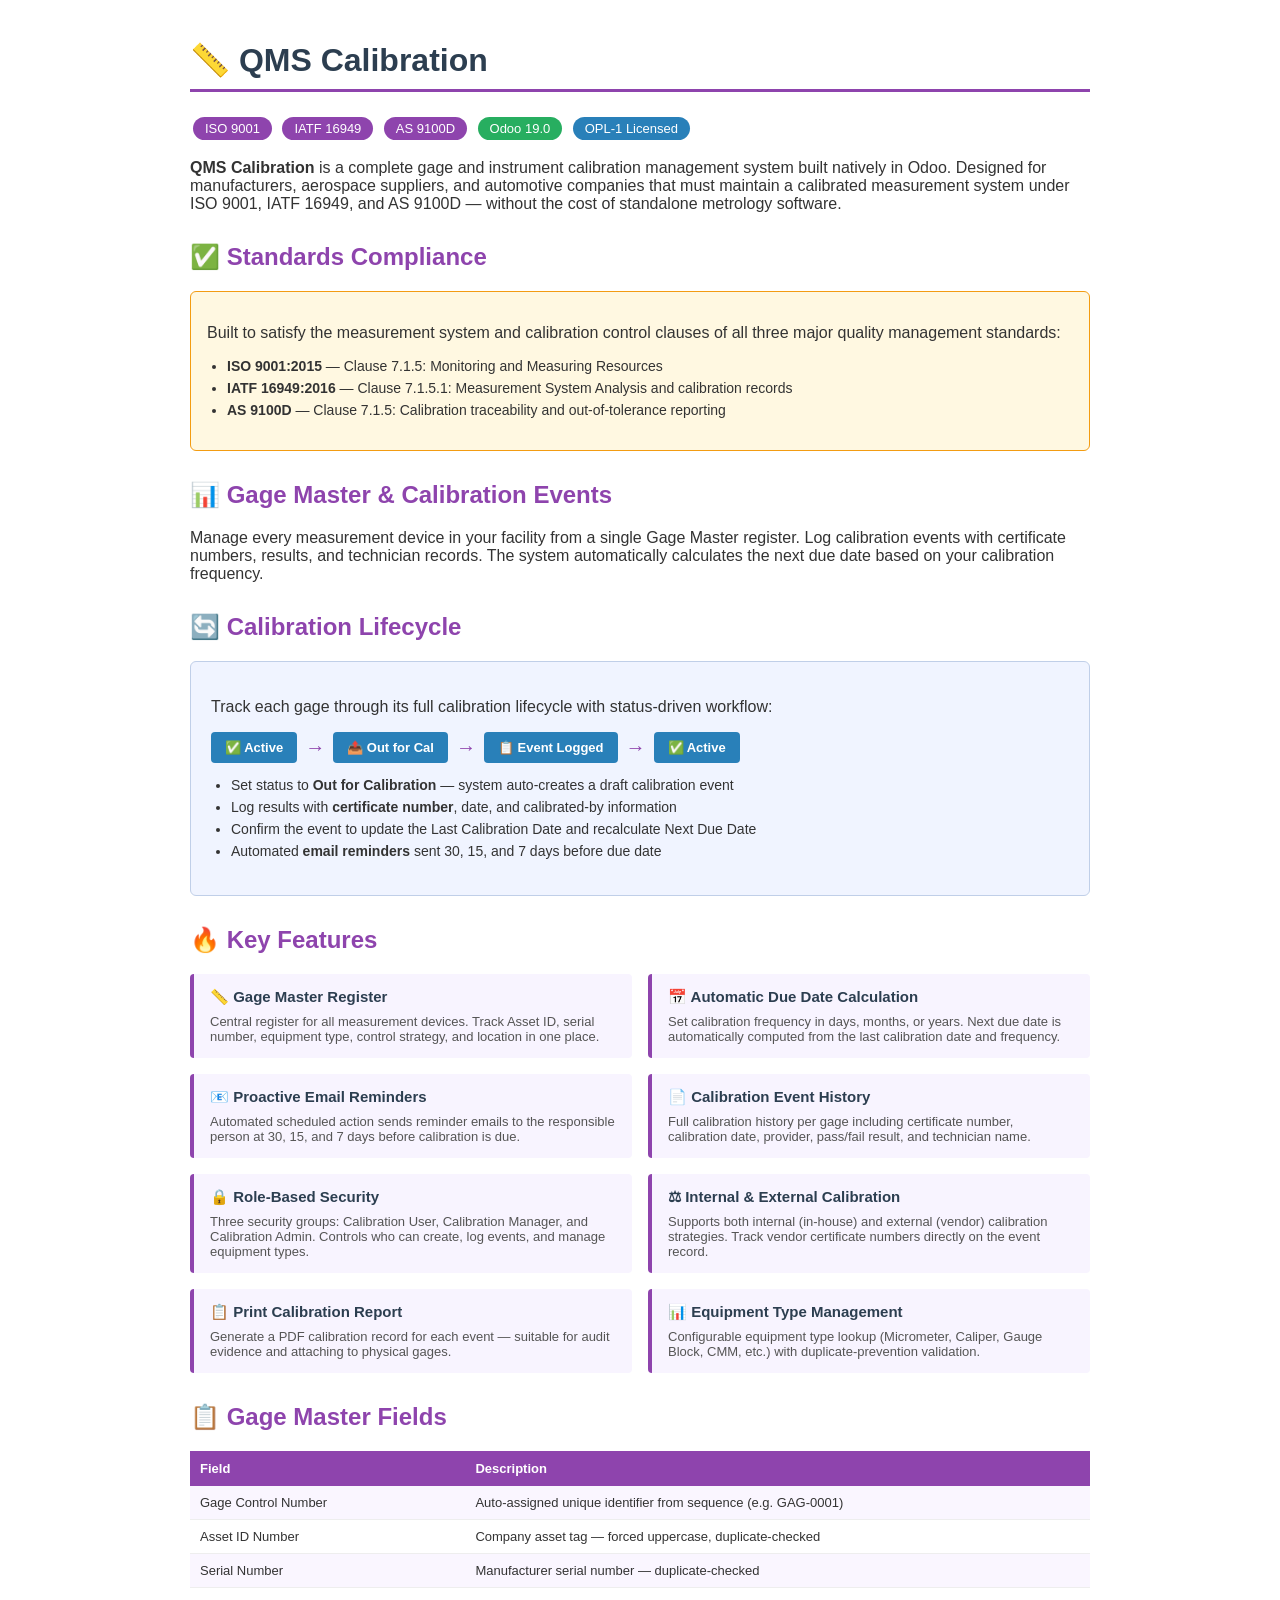
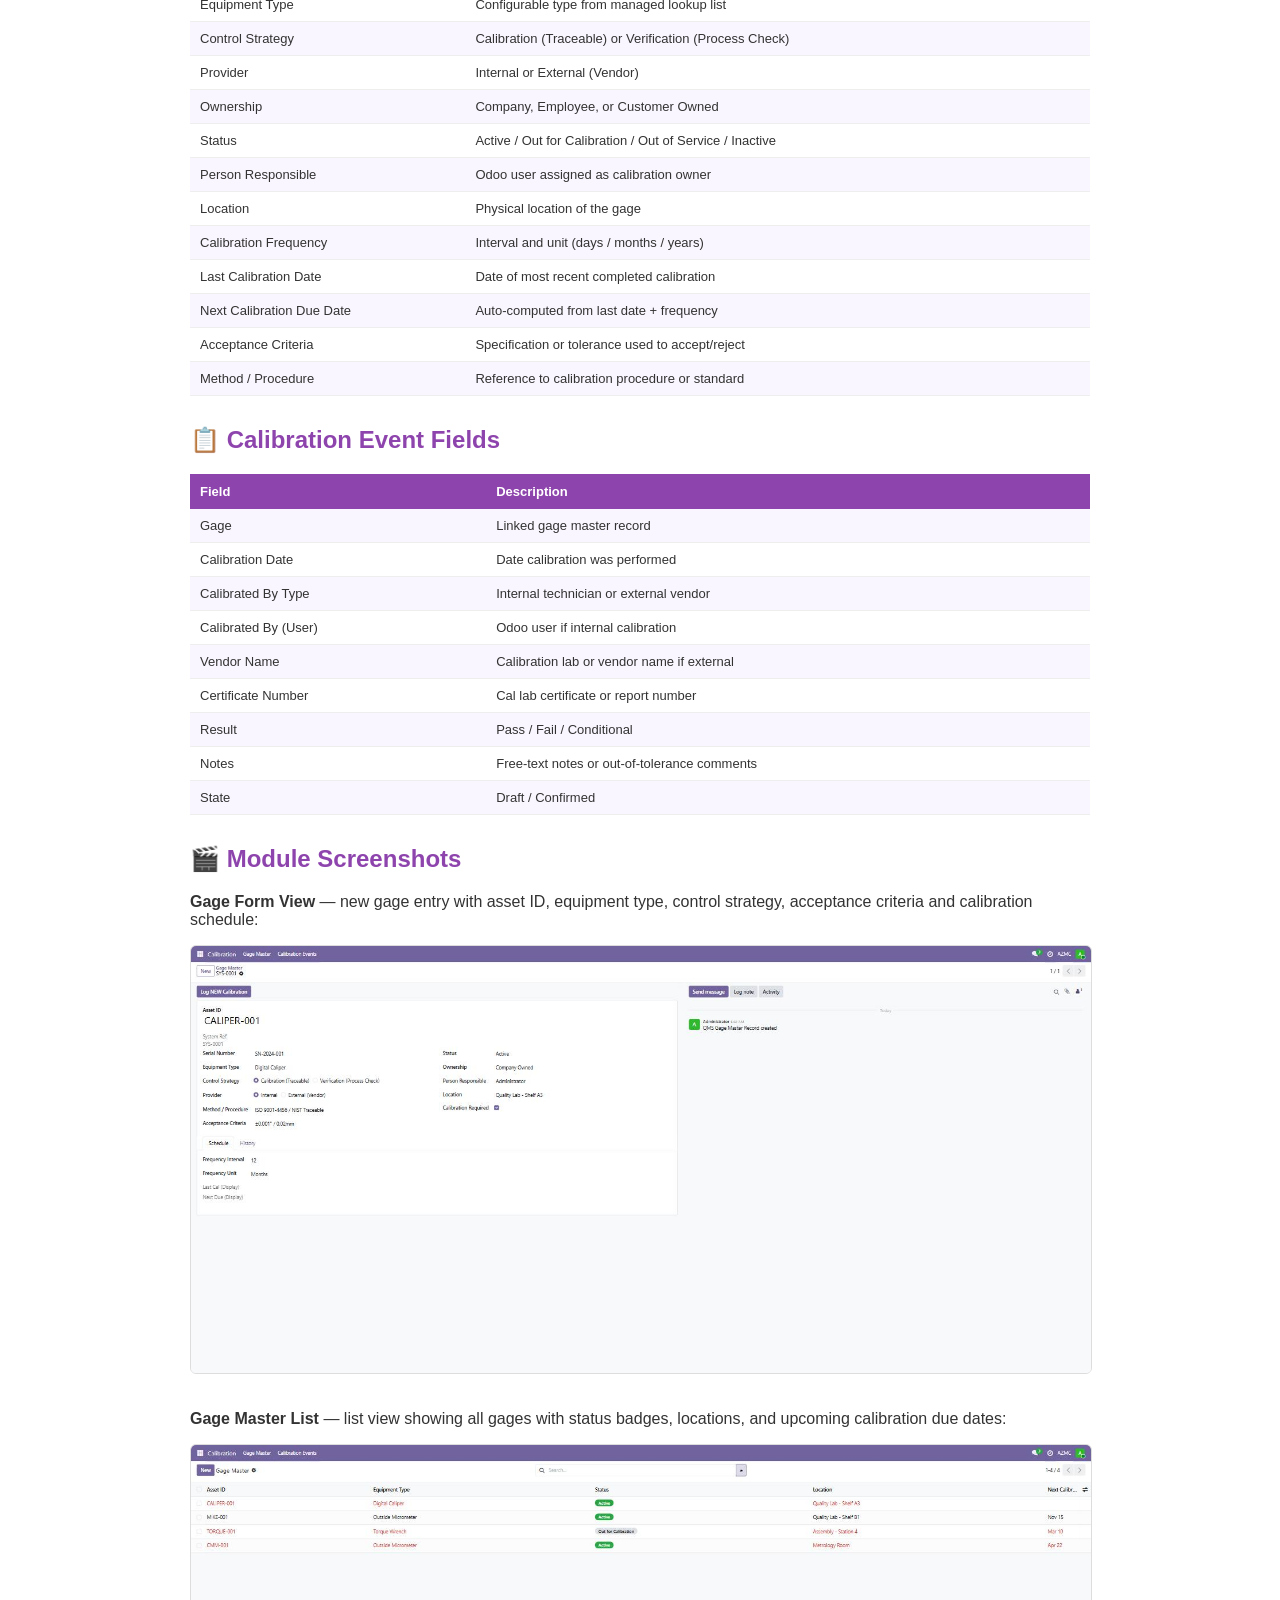
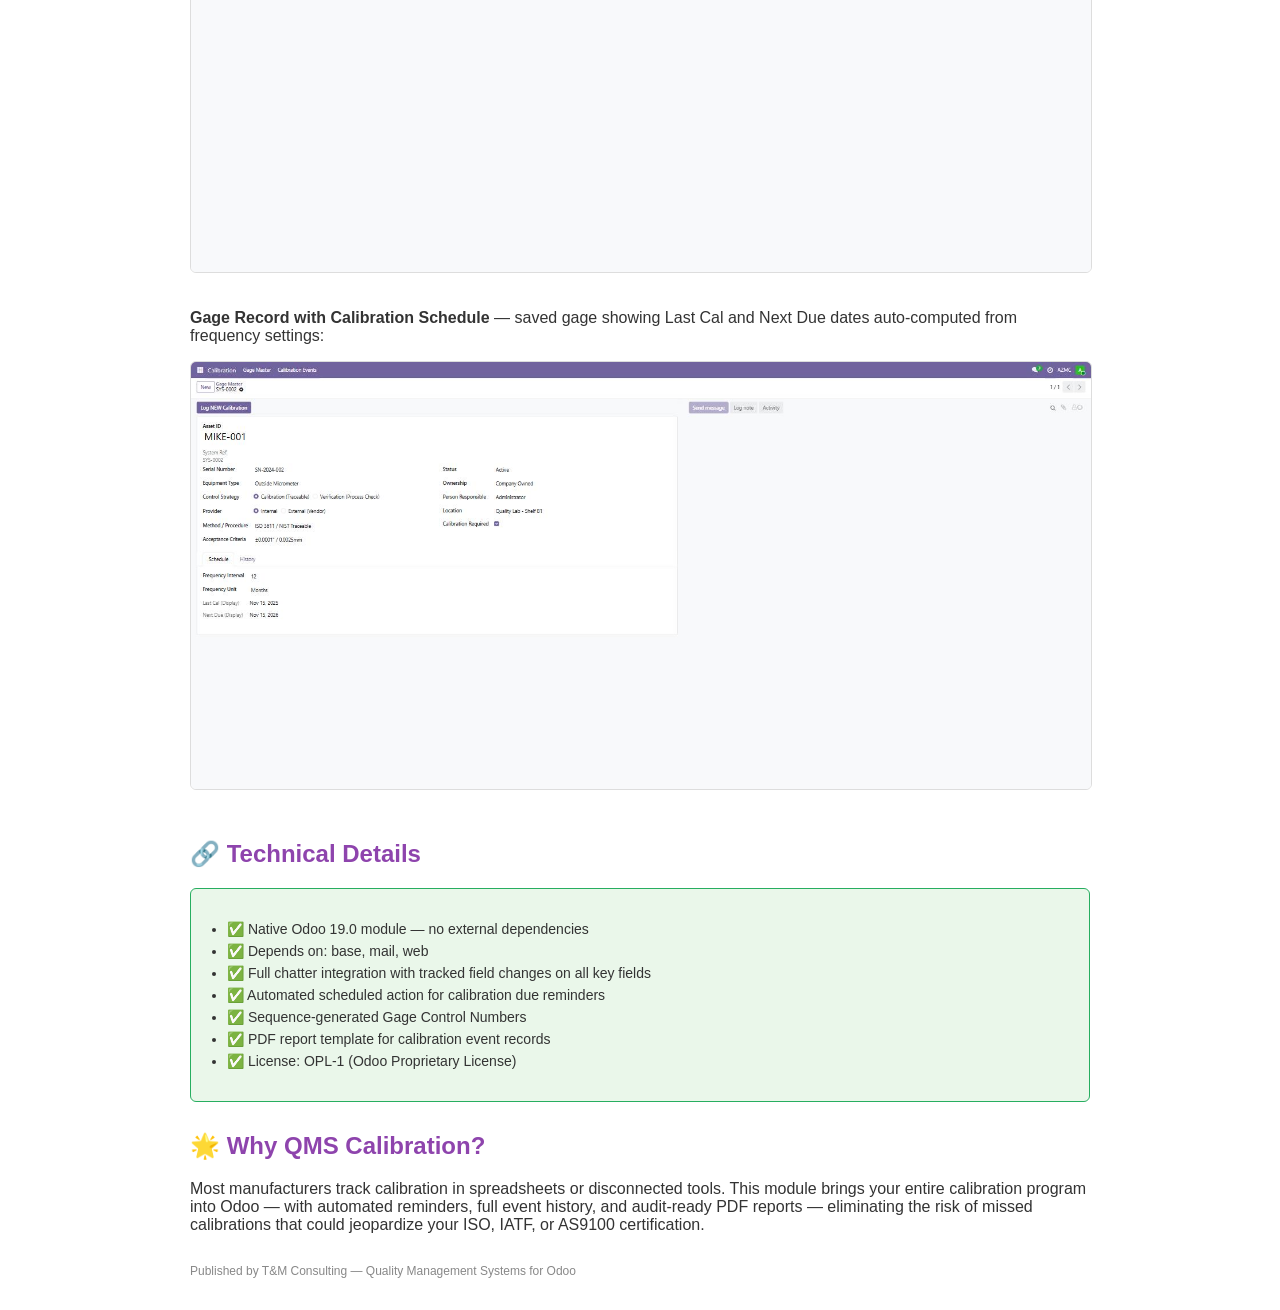
<file: qms_calibration/static/description/index.html>
<!DOCTYPE html>
<html>
<head>
  <meta charset="utf-8"/>
  <style>
    body { font-family: Arial, sans-serif; color: #333; max-width: 900px; margin: 0 auto; padding: 20px; }
    h1 { color: #2c3e50; border-bottom: 3px solid #8e44ad; padding-bottom: 10px; }
    h2 { color: #8e44ad; margin-top: 30px; }
    .badge { display: inline-block; background: #8e44ad; color: white; padding: 4px 12px; border-radius: 20px; font-size: 13px; margin: 3px; }
    .badge.green { background: #27ae60; }
    .badge.blue { background: #2980b9; }
    .feature-grid { display: grid; grid-template-columns: 1fr 1fr; gap: 16px; margin: 20px 0; }
    .feature-box { background: #f8f4ff; border-left: 4px solid #8e44ad; padding: 14px 16px; border-radius: 4px; }
    .feature-box h3 { margin: 0 0 8px 0; color: #2c3e50; font-size: 15px; }
    .feature-box p { margin: 0; font-size: 13px; color: #555; }
    .workflow { background: #f0f4ff; border: 1px solid #c0cfe8; border-radius: 6px; padding: 20px; margin: 20px 0; }
    .workflow-steps { display: flex; align-items: center; flex-wrap: wrap; gap: 8px; margin-top: 12px; }
    .step { background: #2980b9; color: white; padding: 8px 14px; border-radius: 4px; font-size: 13px; font-weight: bold; }
    .arrow { color: #8e44ad; font-size: 20px; font-weight: bold; }
    .standards { background: #fff8e1; border: 1px solid #f39c12; border-radius: 6px; padding: 16px; margin: 20px 0; }
    table { width: 100%; border-collapse: collapse; margin: 16px 0; }
    th { background: #8e44ad; color: white; padding: 10px; text-align: left; font-size: 13px; }
    td { padding: 9px 10px; border-bottom: 1px solid #eee; font-size: 13px; }
    tr:nth-child(even) td { background: #faf6ff; }
    .highlight { background: #eaf7ea; border: 1px solid #27ae60; border-radius: 6px; padding: 16px; margin: 20px 0; }
    ul { padding-left: 20px; }
    ul li { margin: 6px 0; font-size: 14px; }
  </style>
</head>
<body>

<h1>&#128207; QMS Calibration</h1>
<p>
  <span class="badge">ISO 9001</span>
  <span class="badge">IATF 16949</span>
  <span class="badge">AS 9100D</span>
  <span class="badge green">Odoo 19.0</span>
  <span class="badge blue">OPL-1 Licensed</span>
</p>
<p><strong>QMS Calibration</strong> is a complete gage and instrument calibration management system built natively in Odoo. Designed for manufacturers, aerospace suppliers, and automotive companies that must maintain a calibrated measurement system under ISO 9001, IATF 16949, and AS 9100D — without the cost of standalone metrology software.</p>

<h2>&#9989; Standards Compliance</h2>
<div class="standards">
  <p>Built to satisfy the measurement system and calibration control clauses of all three major quality management standards:</p>
  <ul>
    <li><strong>ISO 9001:2015</strong> — Clause 7.1.5: Monitoring and Measuring Resources</li>
    <li><strong>IATF 16949:2016</strong> — Clause 7.1.5.1: Measurement System Analysis and calibration records</li>
    <li><strong>AS 9100D</strong> — Clause 7.1.5: Calibration traceability and out-of-tolerance reporting</li>
  </ul>
</div>

<h2>&#128202; Gage Master &amp; Calibration Events</h2>
<p>Manage every measurement device in your facility from a single Gage Master register. Log calibration events with certificate numbers, results, and technician records. The system automatically calculates the next due date based on your calibration frequency.</p>

<h2>&#128260; Calibration Lifecycle</h2>
<div class="workflow">
  <p>Track each gage through its full calibration lifecycle with status-driven workflow:</p>
  <div class="workflow-steps">
    <div class="step">&#9989; Active</div>
    <div class="arrow">&#8594;</div>
    <div class="step">&#128228; Out for Cal</div>
    <div class="arrow">&#8594;</div>
    <div class="step">&#128203; Event Logged</div>
    <div class="arrow">&#8594;</div>
    <div class="step">&#9989; Active</div>
  </div>
  <ul style="margin-top:14px;">
    <li>Set status to <strong>Out for Calibration</strong> — system auto-creates a draft calibration event</li>
    <li>Log results with <strong>certificate number</strong>, date, and calibrated-by information</li>
    <li>Confirm the event to update the Last Calibration Date and recalculate Next Due Date</li>
    <li>Automated <strong>email reminders</strong> sent 30, 15, and 7 days before due date</li>
  </ul>
</div>

<h2>&#128293; Key Features</h2>
<div class="feature-grid">
  <div class="feature-box">
    <h3>&#128207; Gage Master Register</h3>
    <p>Central register for all measurement devices. Track Asset ID, serial number, equipment type, control strategy, and location in one place.</p>
  </div>
  <div class="feature-box">
    <h3>&#128197; Automatic Due Date Calculation</h3>
    <p>Set calibration frequency in days, months, or years. Next due date is automatically computed from the last calibration date and frequency.</p>
  </div>
  <div class="feature-box">
    <h3>&#128231; Proactive Email Reminders</h3>
    <p>Automated scheduled action sends reminder emails to the responsible person at 30, 15, and 7 days before calibration is due.</p>
  </div>
  <div class="feature-box">
    <h3>&#128196; Calibration Event History</h3>
    <p>Full calibration history per gage including certificate number, calibration date, provider, pass/fail result, and technician name.</p>
  </div>
  <div class="feature-box">
    <h3>&#128274; Role-Based Security</h3>
    <p>Three security groups: Calibration User, Calibration Manager, and Calibration Admin. Controls who can create, log events, and manage equipment types.</p>
  </div>
  <div class="feature-box">
    <h3>&#9878; Internal &amp; External Calibration</h3>
    <p>Supports both internal (in-house) and external (vendor) calibration strategies. Track vendor certificate numbers directly on the event record.</p>
  </div>
  <div class="feature-box">
    <h3>&#128203; Print Calibration Report</h3>
    <p>Generate a PDF calibration record for each event — suitable for audit evidence and attaching to physical gages.</p>
  </div>
  <div class="feature-box">
    <h3>&#128202; Equipment Type Management</h3>
    <p>Configurable equipment type lookup (Micrometer, Caliper, Gauge Block, CMM, etc.) with duplicate-prevention validation.</p>
  </div>
</div>

<h2>&#128203; Gage Master Fields</h2>
<table>
  <tr><th>Field</th><th>Description</th></tr>
  <tr><td>Gage Control Number</td><td>Auto-assigned unique identifier from sequence (e.g. GAG-0001)</td></tr>
  <tr><td>Asset ID Number</td><td>Company asset tag — forced uppercase, duplicate-checked</td></tr>
  <tr><td>Serial Number</td><td>Manufacturer serial number — duplicate-checked</td></tr>
  <tr><td>Equipment Type</td><td>Configurable type from managed lookup list</td></tr>
  <tr><td>Control Strategy</td><td>Calibration (Traceable) or Verification (Process Check)</td></tr>
  <tr><td>Provider</td><td>Internal or External (Vendor)</td></tr>
  <tr><td>Ownership</td><td>Company, Employee, or Customer Owned</td></tr>
  <tr><td>Status</td><td>Active / Out for Calibration / Out of Service / Inactive</td></tr>
  <tr><td>Person Responsible</td><td>Odoo user assigned as calibration owner</td></tr>
  <tr><td>Location</td><td>Physical location of the gage</td></tr>
  <tr><td>Calibration Frequency</td><td>Interval and unit (days / months / years)</td></tr>
  <tr><td>Last Calibration Date</td><td>Date of most recent completed calibration</td></tr>
  <tr><td>Next Calibration Due Date</td><td>Auto-computed from last date + frequency</td></tr>
  <tr><td>Acceptance Criteria</td><td>Specification or tolerance used to accept/reject</td></tr>
  <tr><td>Method / Procedure</td><td>Reference to calibration procedure or standard</td></tr>
</table>

<h2>&#128203; Calibration Event Fields</h2>
<table>
  <tr><th>Field</th><th>Description</th></tr>
  <tr><td>Gage</td><td>Linked gage master record</td></tr>
  <tr><td>Calibration Date</td><td>Date calibration was performed</td></tr>
  <tr><td>Calibrated By Type</td><td>Internal technician or external vendor</td></tr>
  <tr><td>Calibrated By (User)</td><td>Odoo user if internal calibration</td></tr>
  <tr><td>Vendor Name</td><td>Calibration lab or vendor name if external</td></tr>
  <tr><td>Certificate Number</td><td>Cal lab certificate or report number</td></tr>
  <tr><td>Result</td><td>Pass / Fail / Conditional</td></tr>
  <tr><td>Notes</td><td>Free-text notes or out-of-tolerance comments</td></tr>
  <tr><td>State</td><td>Draft / Confirmed</td></tr>
</table>


<h2>&#127916; Module Screenshots</h2>
<p><strong>Gage Form View</strong> — new gage entry with asset ID, equipment type, control strategy, acceptance criteria and calibration schedule:</p>
<img src="screenshot1.png" style="width:100%; border:1px solid #ddd; border-radius:6px; margin-bottom:16px;"/>
<p><strong>Gage Master List</strong> — list view showing all gages with status badges, locations, and upcoming calibration due dates:</p>
<img src="screenshot2.png" style="width:100%; border:1px solid #ddd; border-radius:6px; margin-bottom:16px;"/>
<p><strong>Gage Record with Calibration Schedule</strong> — saved gage showing Last Cal and Next Due dates auto-computed from frequency settings:</p>
<img src="screenshot3.png" style="width:100%; border:1px solid #ddd; border-radius:6px; margin-bottom:16px;"/>
<h2>&#128279; Technical Details</h2>
<div class="highlight">
  <ul>
    <li>&#9989; Native Odoo 19.0 module — no external dependencies</li>
    <li>&#9989; Depends on: base, mail, web</li>
    <li>&#9989; Full chatter integration with tracked field changes on all key fields</li>
    <li>&#9989; Automated scheduled action for calibration due reminders</li>
    <li>&#9989; Sequence-generated Gage Control Numbers</li>
    <li>&#9989; PDF report template for calibration event records</li>
    <li>&#9989; License: OPL-1 (Odoo Proprietary License)</li>
  </ul>
</div>

<h2>&#127775; Why QMS Calibration?</h2>
<p>Most manufacturers track calibration in spreadsheets or disconnected tools. This module brings your entire calibration program into Odoo — with automated reminders, full event history, and audit-ready PDF reports — eliminating the risk of missed calibrations that could jeopardize your ISO, IATF, or AS9100 certification.</p>

<p style="margin-top:30px; color:#888; font-size:12px;">Published by T&amp;M Consulting &mdash; Quality Management Systems for Odoo</p>
</body>
</html>
</file>
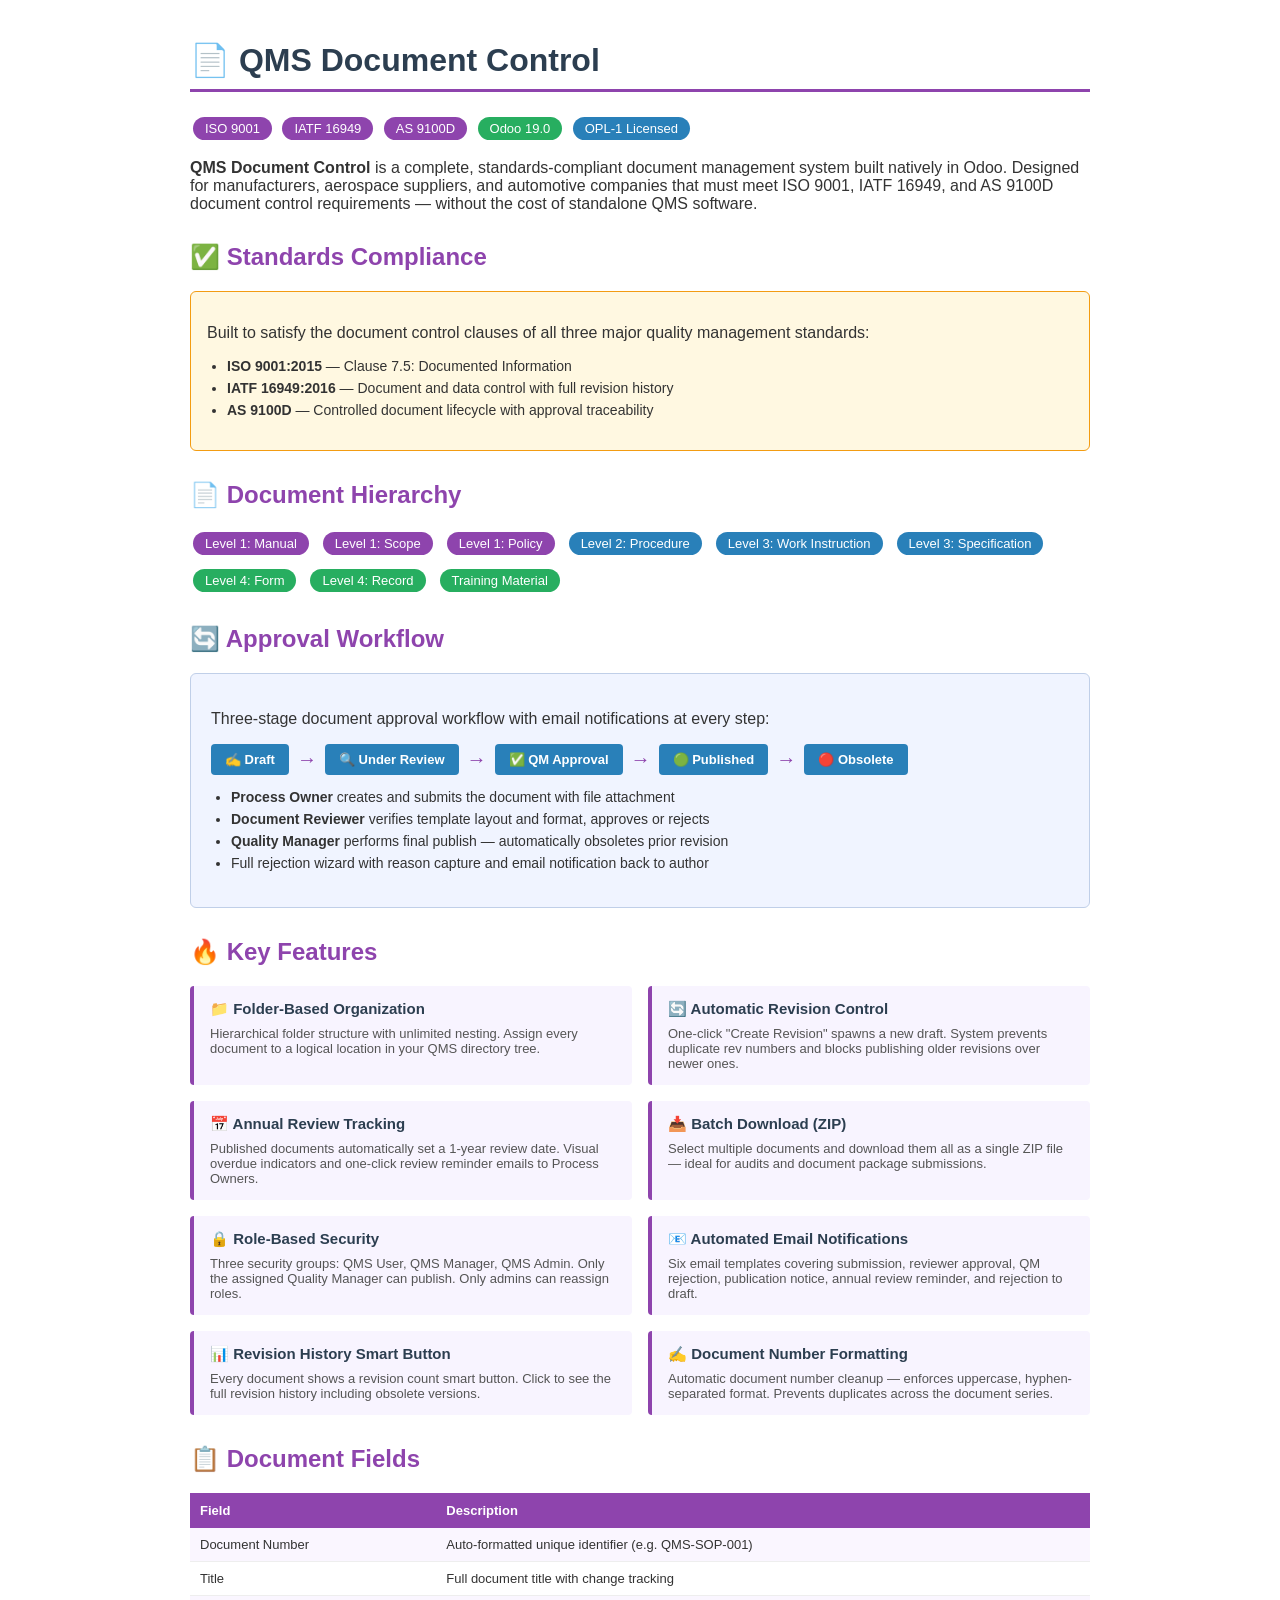
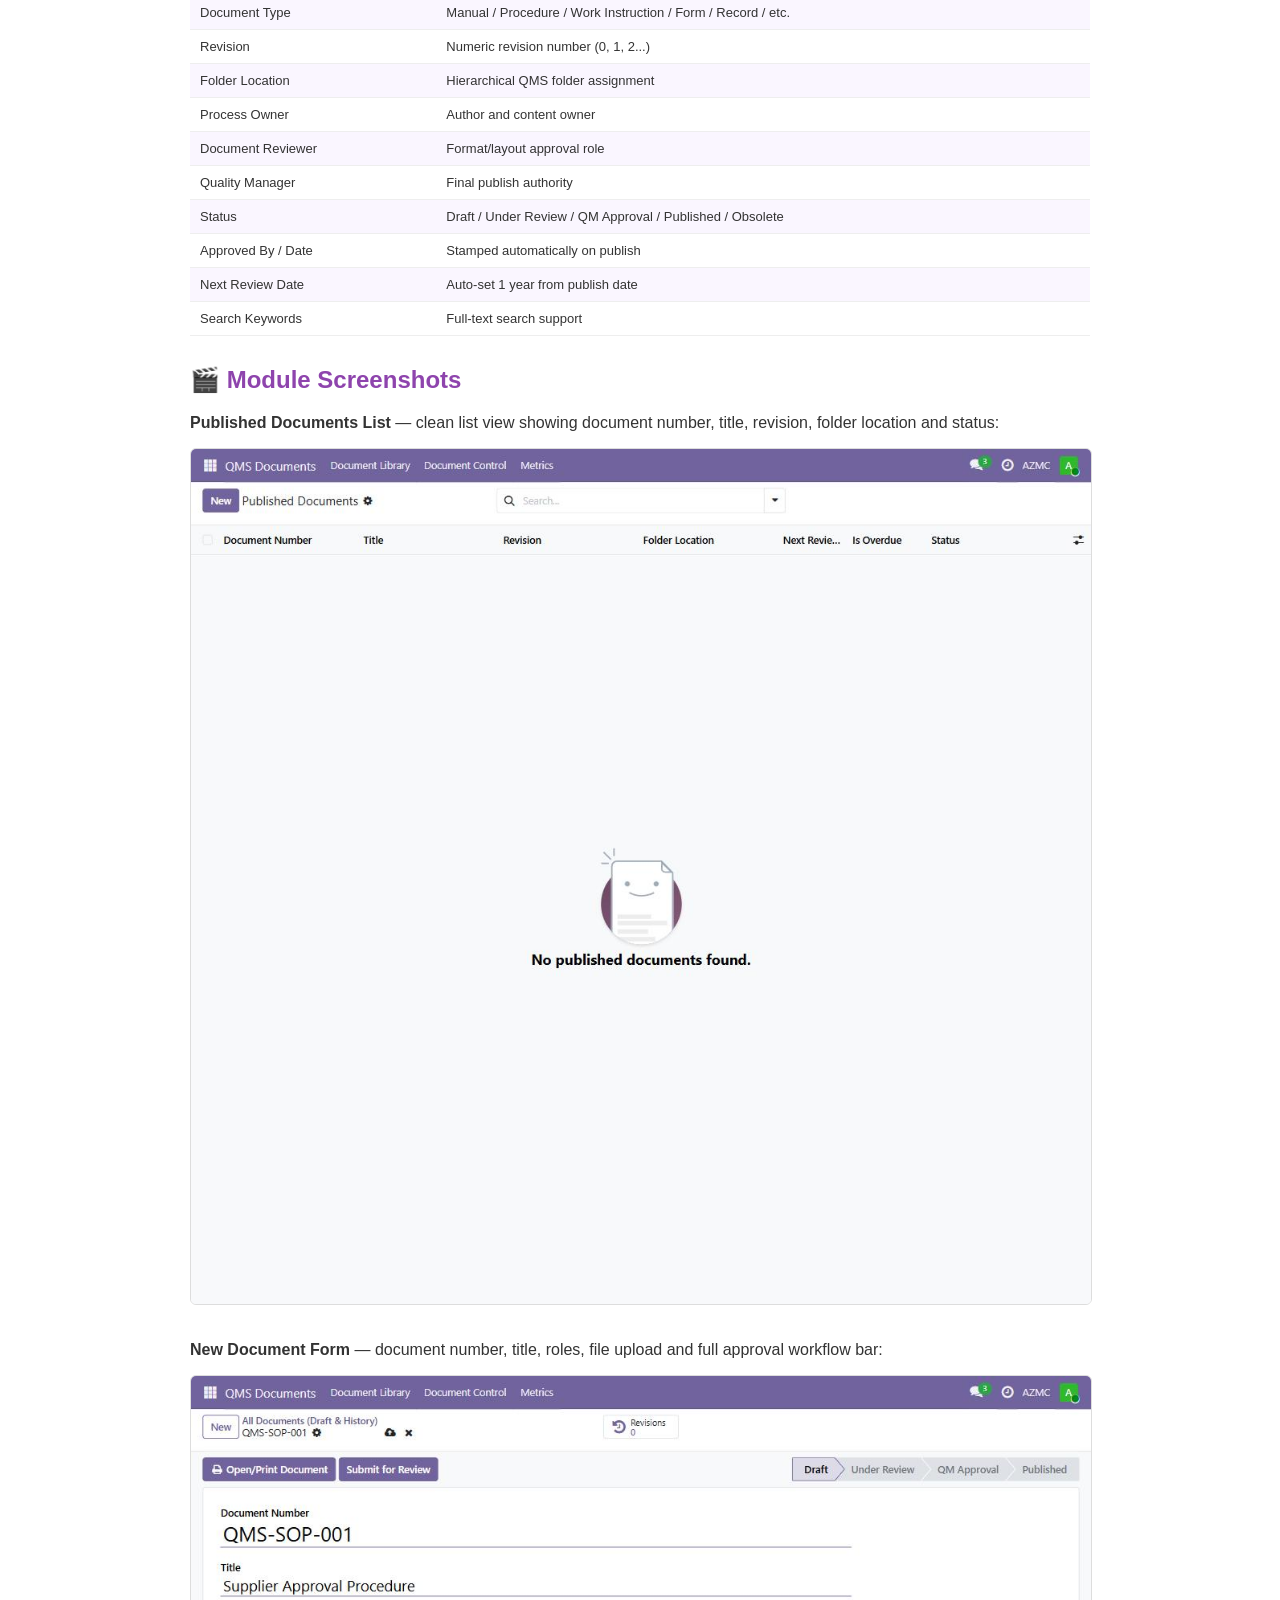
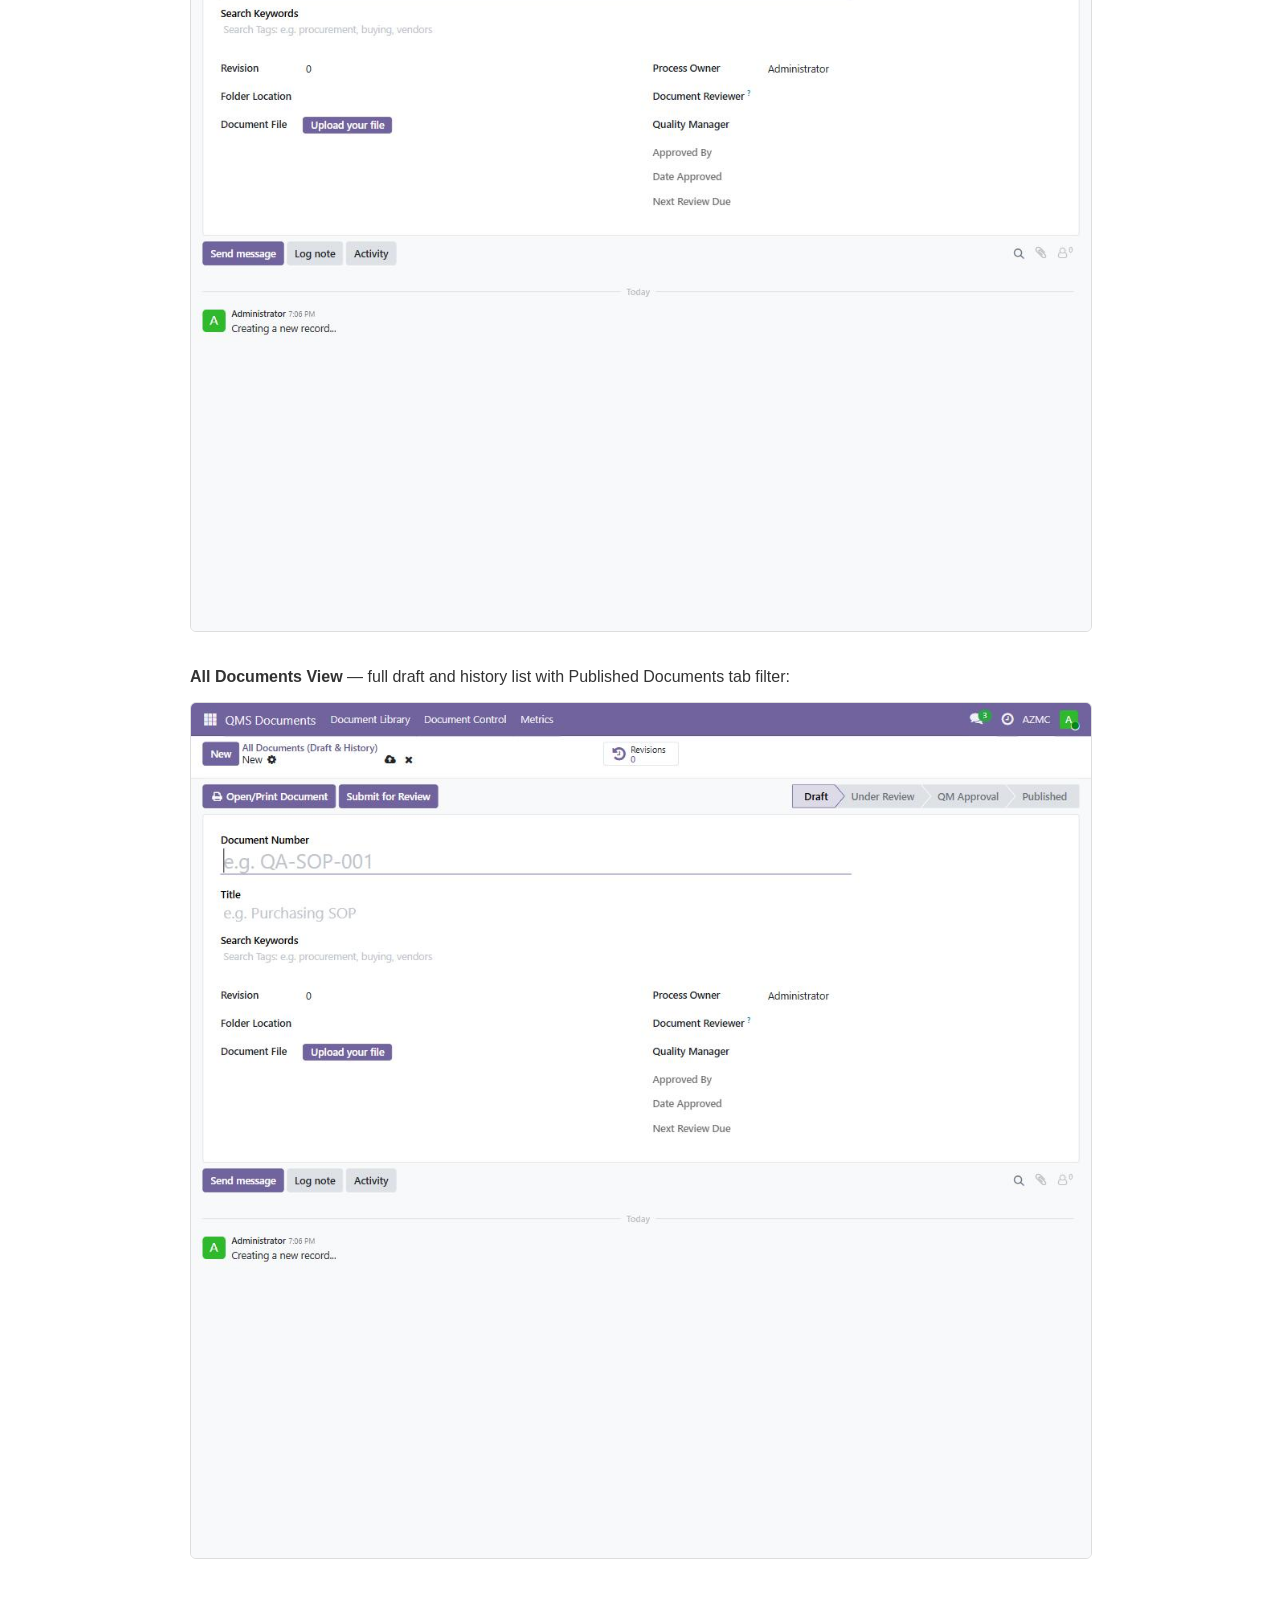
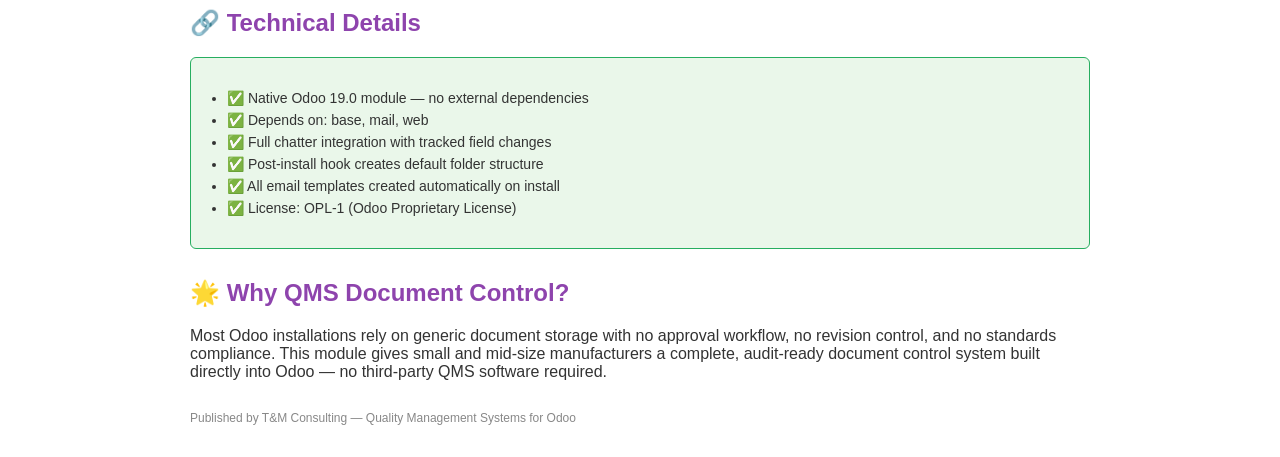
<file: qms_document_control/static/description/index.html>
<!DOCTYPE html>
<html>
<head>
  <meta charset="utf-8"/>
  <style>
    body { font-family: Arial, sans-serif; color: #333; max-width: 900px; margin: 0 auto; padding: 20px; }
    h1 { color: #2c3e50; border-bottom: 3px solid #8e44ad; padding-bottom: 10px; }
    h2 { color: #8e44ad; margin-top: 30px; }
    .badge { display: inline-block; background: #8e44ad; color: white; padding: 4px 12px; border-radius: 20px; font-size: 13px; margin: 3px; }
    .badge.green { background: #27ae60; }
    .badge.blue { background: #2980b9; }
    .feature-grid { display: grid; grid-template-columns: 1fr 1fr; gap: 16px; margin: 20px 0; }
    .feature-box { background: #f8f4ff; border-left: 4px solid #8e44ad; padding: 14px 16px; border-radius: 4px; }
    .feature-box h3 { margin: 0 0 8px 0; color: #2c3e50; font-size: 15px; }
    .feature-box p { margin: 0; font-size: 13px; color: #555; }
    .workflow { background: #f0f4ff; border: 1px solid #c0cfe8; border-radius: 6px; padding: 20px; margin: 20px 0; }
    .workflow-steps { display: flex; align-items: center; flex-wrap: wrap; gap: 8px; margin-top: 12px; }
    .step { background: #2980b9; color: white; padding: 8px 14px; border-radius: 4px; font-size: 13px; font-weight: bold; }
    .arrow { color: #8e44ad; font-size: 20px; font-weight: bold; }
    .standards { background: #fff8e1; border: 1px solid #f39c12; border-radius: 6px; padding: 16px; margin: 20px 0; }
    .doc-types { display: flex; flex-wrap: wrap; gap: 8px; margin: 10px 0; }
    table { width: 100%; border-collapse: collapse; margin: 16px 0; }
    th { background: #8e44ad; color: white; padding: 10px; text-align: left; font-size: 13px; }
    td { padding: 9px 10px; border-bottom: 1px solid #eee; font-size: 13px; }
    tr:nth-child(even) td { background: #faf6ff; }
    .highlight { background: #eaf7ea; border: 1px solid #27ae60; border-radius: 6px; padding: 16px; margin: 20px 0; }
    ul { padding-left: 20px; }
    ul li { margin: 6px 0; font-size: 14px; }
  </style>
</head>
<body>

<h1>&#128196; QMS Document Control</h1>

<p>
  <span class="badge">ISO 9001</span>
  <span class="badge">IATF 16949</span>
  <span class="badge">AS 9100D</span>
  <span class="badge green">Odoo 19.0</span>
  <span class="badge blue">OPL-1 Licensed</span>
</p>

<p><strong>QMS Document Control</strong> is a complete, standards-compliant document management system built natively in Odoo. Designed for manufacturers, aerospace suppliers, and automotive companies that must meet ISO 9001, IATF 16949, and AS 9100D document control requirements — without the cost of standalone QMS software.</p>

<h2>&#9989; Standards Compliance</h2>
<div class="standards">
  <p>Built to satisfy the document control clauses of all three major quality management standards:</p>
  <ul>
    <li><strong>ISO 9001:2015</strong> — Clause 7.5: Documented Information</li>
    <li><strong>IATF 16949:2016</strong> — Document and data control with full revision history</li>
    <li><strong>AS 9100D</strong> — Controlled document lifecycle with approval traceability</li>
  </ul>
</div>

<h2>&#128196; Document Hierarchy</h2>
<div class="doc-types">
  <span class="badge">Level 1: Manual</span>
  <span class="badge">Level 1: Scope</span>
  <span class="badge">Level 1: Policy</span>
  <span class="badge blue">Level 2: Procedure</span>
  <span class="badge blue">Level 3: Work Instruction</span>
  <span class="badge blue">Level 3: Specification</span>
  <span class="badge green">Level 4: Form</span>
  <span class="badge green">Level 4: Record</span>
  <span class="badge green">Training Material</span>
</div>

<h2>&#128260; Approval Workflow</h2>
<div class="workflow">
  <p>Three-stage document approval workflow with email notifications at every step:</p>
  <div class="workflow-steps">
    <div class="step">&#9997; Draft</div>
    <div class="arrow">&#8594;</div>
    <div class="step">&#128269; Under Review</div>
    <div class="arrow">&#8594;</div>
    <div class="step">&#9989; QM Approval</div>
    <div class="arrow">&#8594;</div>
    <div class="step">&#128994; Published</div>
    <div class="arrow">&#8594;</div>
    <div class="step">&#128308; Obsolete</div>
  </div>
  <ul style="margin-top:14px;">
    <li><strong>Process Owner</strong> creates and submits the document with file attachment</li>
    <li><strong>Document Reviewer</strong> verifies template layout and format, approves or rejects</li>
    <li><strong>Quality Manager</strong> performs final publish — automatically obsoletes prior revision</li>
    <li>Full rejection wizard with reason capture and email notification back to author</li>
  </ul>
</div>

<h2>&#128293; Key Features</h2>
<div class="feature-grid">
  <div class="feature-box">
    <h3>&#128193; Folder-Based Organization</h3>
    <p>Hierarchical folder structure with unlimited nesting. Assign every document to a logical location in your QMS directory tree.</p>
  </div>
  <div class="feature-box">
    <h3>&#128260; Automatic Revision Control</h3>
    <p>One-click "Create Revision" spawns a new draft. System prevents duplicate rev numbers and blocks publishing older revisions over newer ones.</p>
  </div>
  <div class="feature-box">
    <h3>&#128197; Annual Review Tracking</h3>
    <p>Published documents automatically set a 1-year review date. Visual overdue indicators and one-click review reminder emails to Process Owners.</p>
  </div>
  <div class="feature-box">
    <h3>&#128229; Batch Download (ZIP)</h3>
    <p>Select multiple documents and download them all as a single ZIP file — ideal for audits and document package submissions.</p>
  </div>
  <div class="feature-box">
    <h3>&#128274; Role-Based Security</h3>
    <p>Three security groups: QMS User, QMS Manager, QMS Admin. Only the assigned Quality Manager can publish. Only admins can reassign roles.</p>
  </div>
  <div class="feature-box">
    <h3>&#128231; Automated Email Notifications</h3>
    <p>Six email templates covering submission, reviewer approval, QM rejection, publication notice, annual review reminder, and rejection to draft.</p>
  </div>
  <div class="feature-box">
    <h3>&#128202; Revision History Smart Button</h3>
    <p>Every document shows a revision count smart button. Click to see the full revision history including obsolete versions.</p>
  </div>
  <div class="feature-box">
    <h3>&#9997; Document Number Formatting</h3>
    <p>Automatic document number cleanup — enforces uppercase, hyphen-separated format. Prevents duplicates across the document series.</p>
  </div>
</div>

<h2>&#128203; Document Fields</h2>
<table>
  <tr><th>Field</th><th>Description</th></tr>
  <tr><td>Document Number</td><td>Auto-formatted unique identifier (e.g. QMS-SOP-001)</td></tr>
  <tr><td>Title</td><td>Full document title with change tracking</td></tr>
  <tr><td>Document Type</td><td>Manual / Procedure / Work Instruction / Form / Record / etc.</td></tr>
  <tr><td>Revision</td><td>Numeric revision number (0, 1, 2...)</td></tr>
  <tr><td>Folder Location</td><td>Hierarchical QMS folder assignment</td></tr>
  <tr><td>Process Owner</td><td>Author and content owner</td></tr>
  <tr><td>Document Reviewer</td><td>Format/layout approval role</td></tr>
  <tr><td>Quality Manager</td><td>Final publish authority</td></tr>
  <tr><td>Status</td><td>Draft / Under Review / QM Approval / Published / Obsolete</td></tr>
  <tr><td>Approved By / Date</td><td>Stamped automatically on publish</td></tr>
  <tr><td>Next Review Date</td><td>Auto-set 1 year from publish date</td></tr>
  <tr><td>Search Keywords</td><td>Full-text search support</td></tr>
</table>


<h2>&#127916; Module Screenshots</h2>
<p><strong>Published Documents List</strong> — clean list view showing document number, title, revision, folder location and status:</p>
<img src="screenshot3.png" style="width:100%; border:1px solid #ddd; border-radius:6px; margin-bottom:16px;"/>

<p><strong>New Document Form</strong> — document number, title, roles, file upload and full approval workflow bar:</p>
<img src="screenshot1.png" style="width:100%; border:1px solid #ddd; border-radius:6px; margin-bottom:16px;"/>

<p><strong>All Documents View</strong> — full draft and history list with Published Documents tab filter:</p>
<img src="screenshot2.png" style="width:100%; border:1px solid #ddd; border-radius:6px; margin-bottom:16px;"/>

<h2>&#128279; Technical Details</h2>
<div class="highlight">
  <ul>
    <li>&#9989; Native Odoo 19.0 module — no external dependencies</li>
    <li>&#9989; Depends on: base, mail, web</li>
    <li>&#9989; Full chatter integration with tracked field changes</li>
    <li>&#9989; Post-install hook creates default folder structure</li>
    <li>&#9989; All email templates created automatically on install</li>
    <li>&#9989; License: OPL-1 (Odoo Proprietary License)</li>
  </ul>
</div>

<h2>&#127775; Why QMS Document Control?</h2>
<p>Most Odoo installations rely on generic document storage with no approval workflow, no revision control, and no standards compliance. This module gives small and mid-size manufacturers a complete, audit-ready document control system built directly into Odoo — no third-party QMS software required.</p>

<p style="margin-top:30px; color:#888; font-size:12px;">Published by T&amp;M Consulting &mdash; Quality Management Systems for Odoo</p>

</body>
</html>
</file>
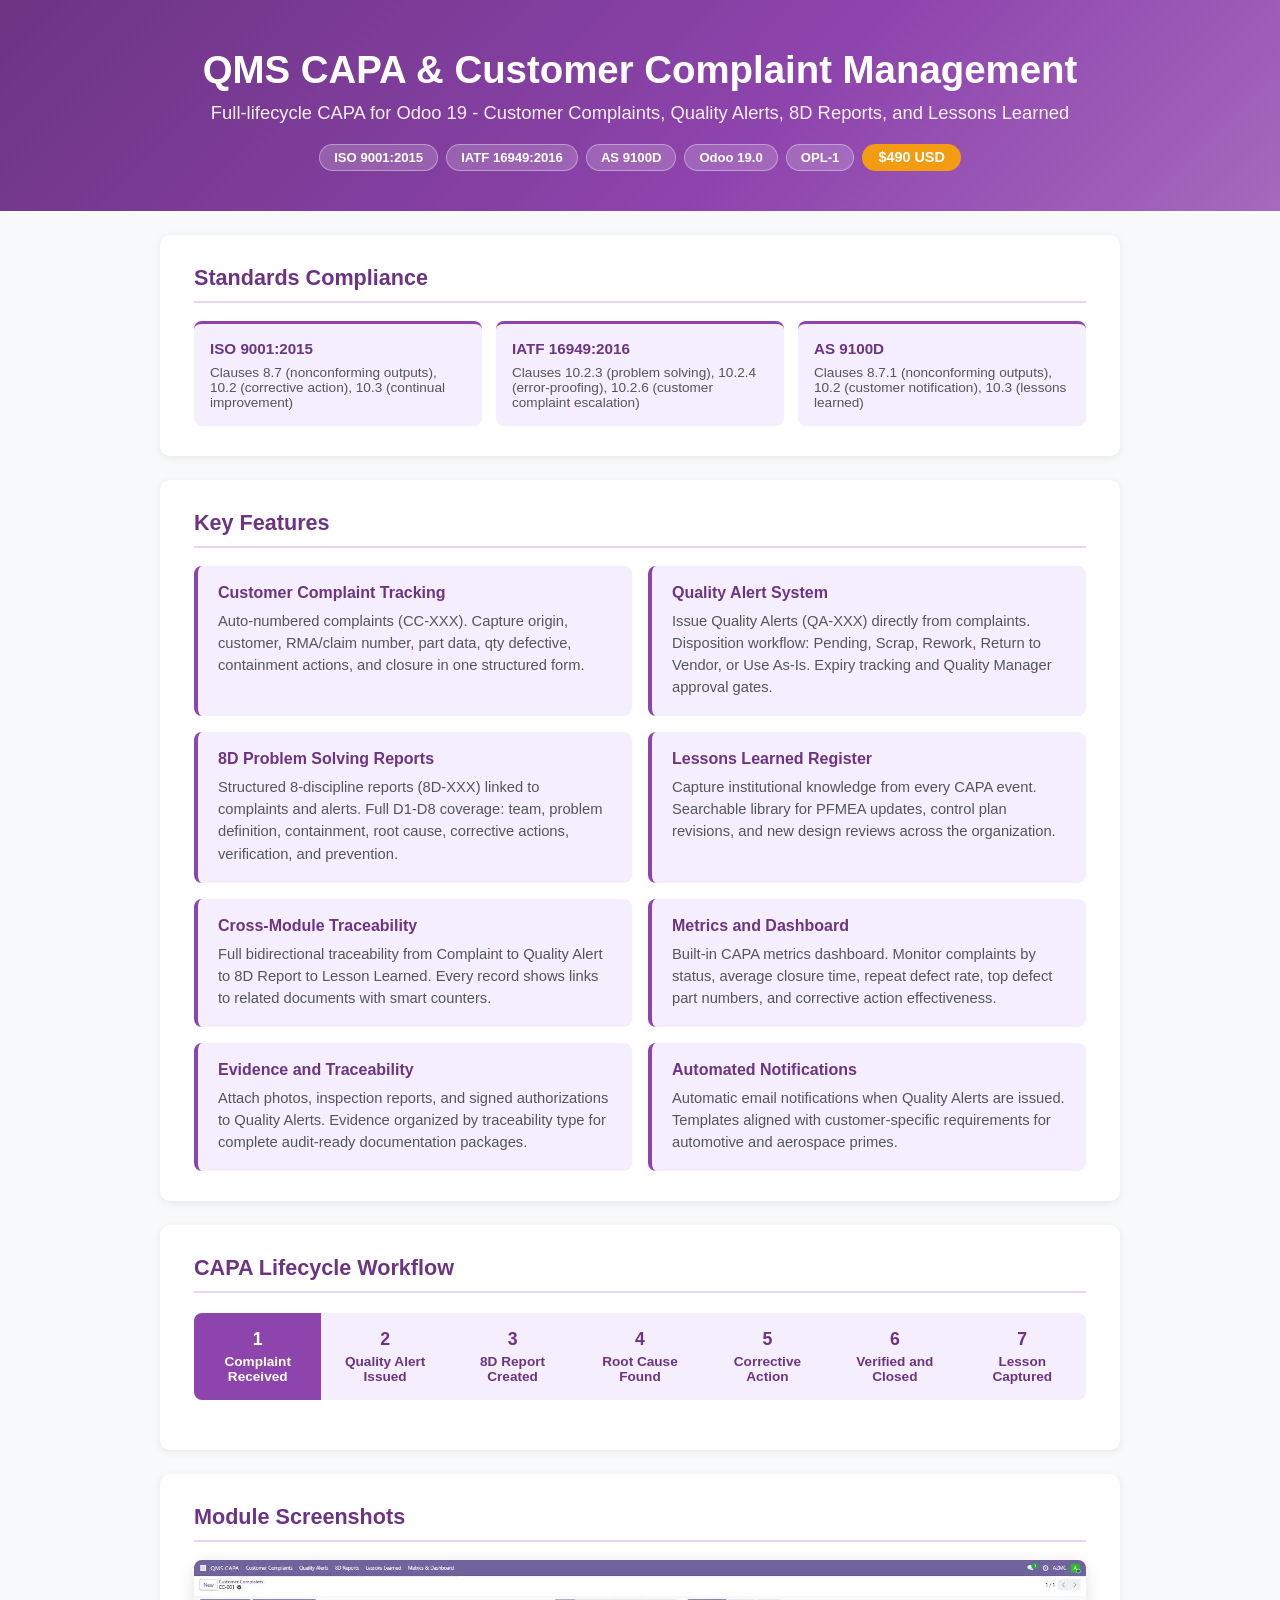
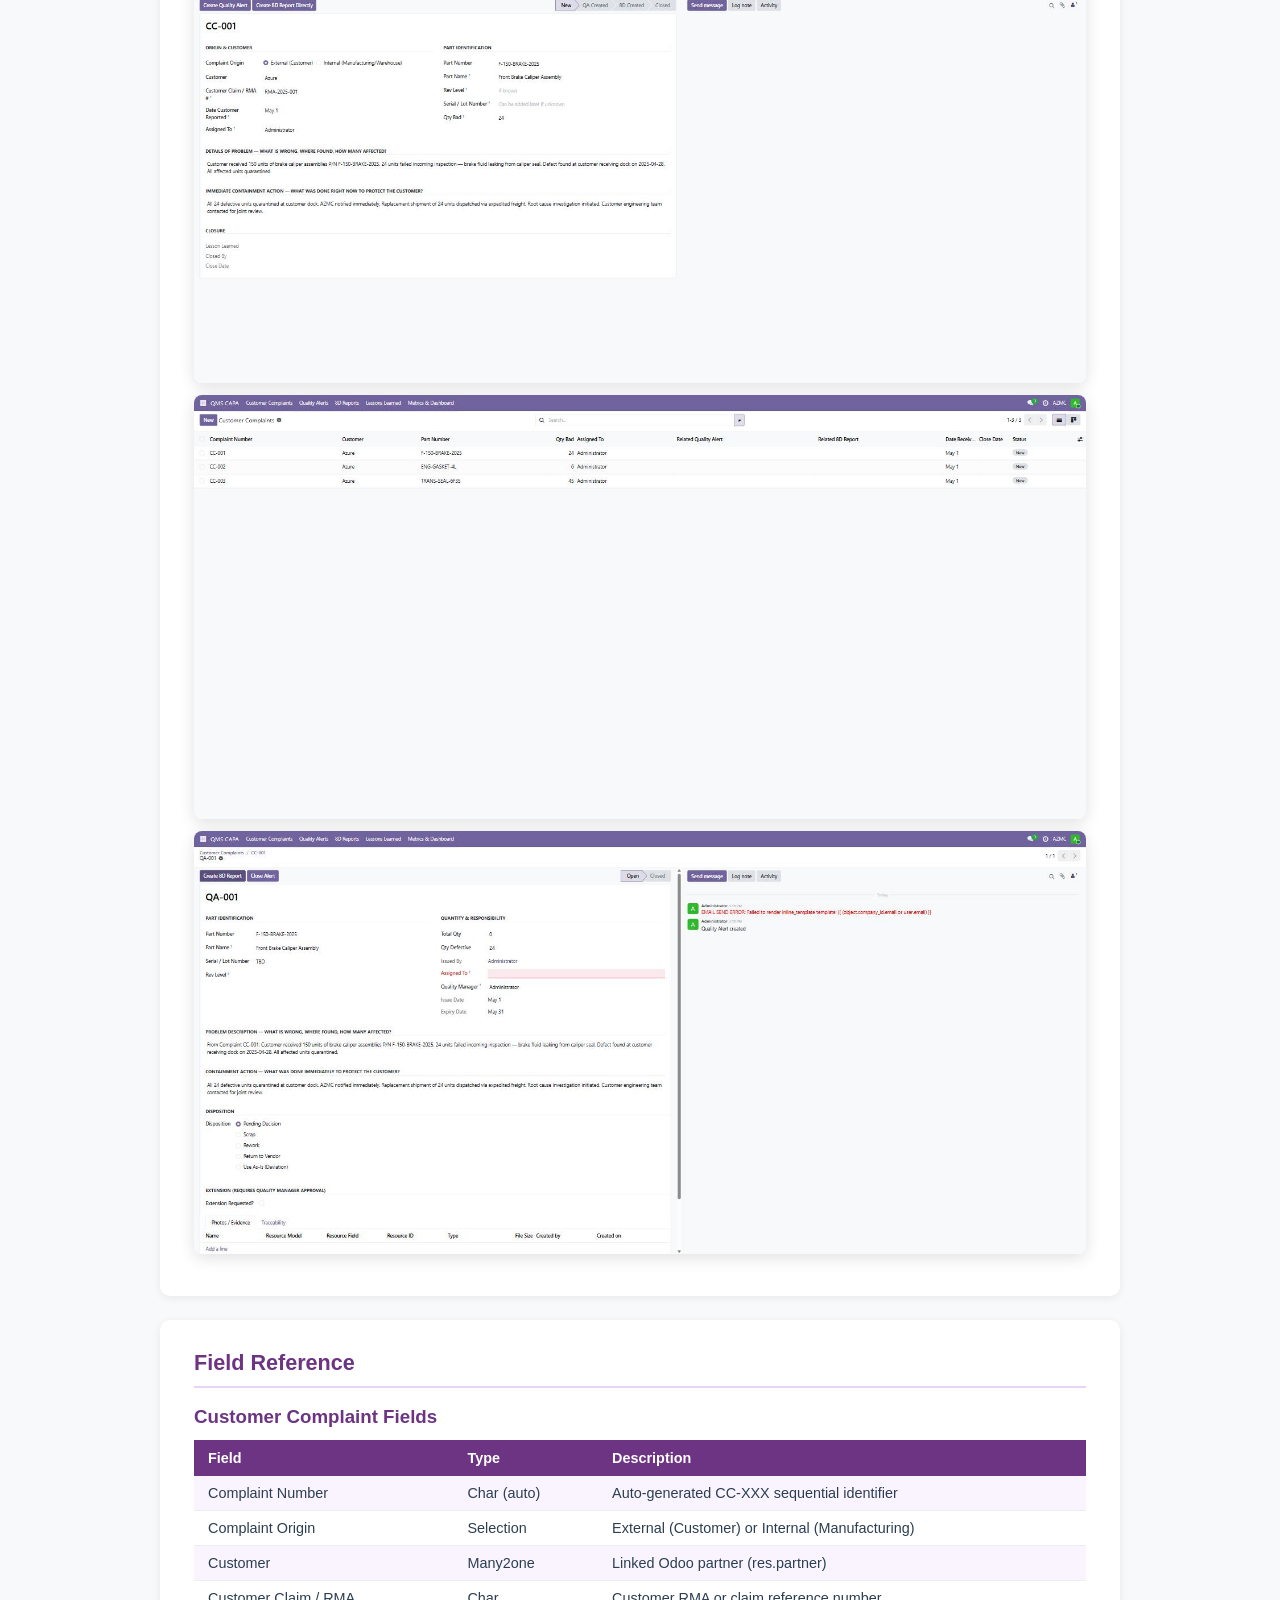
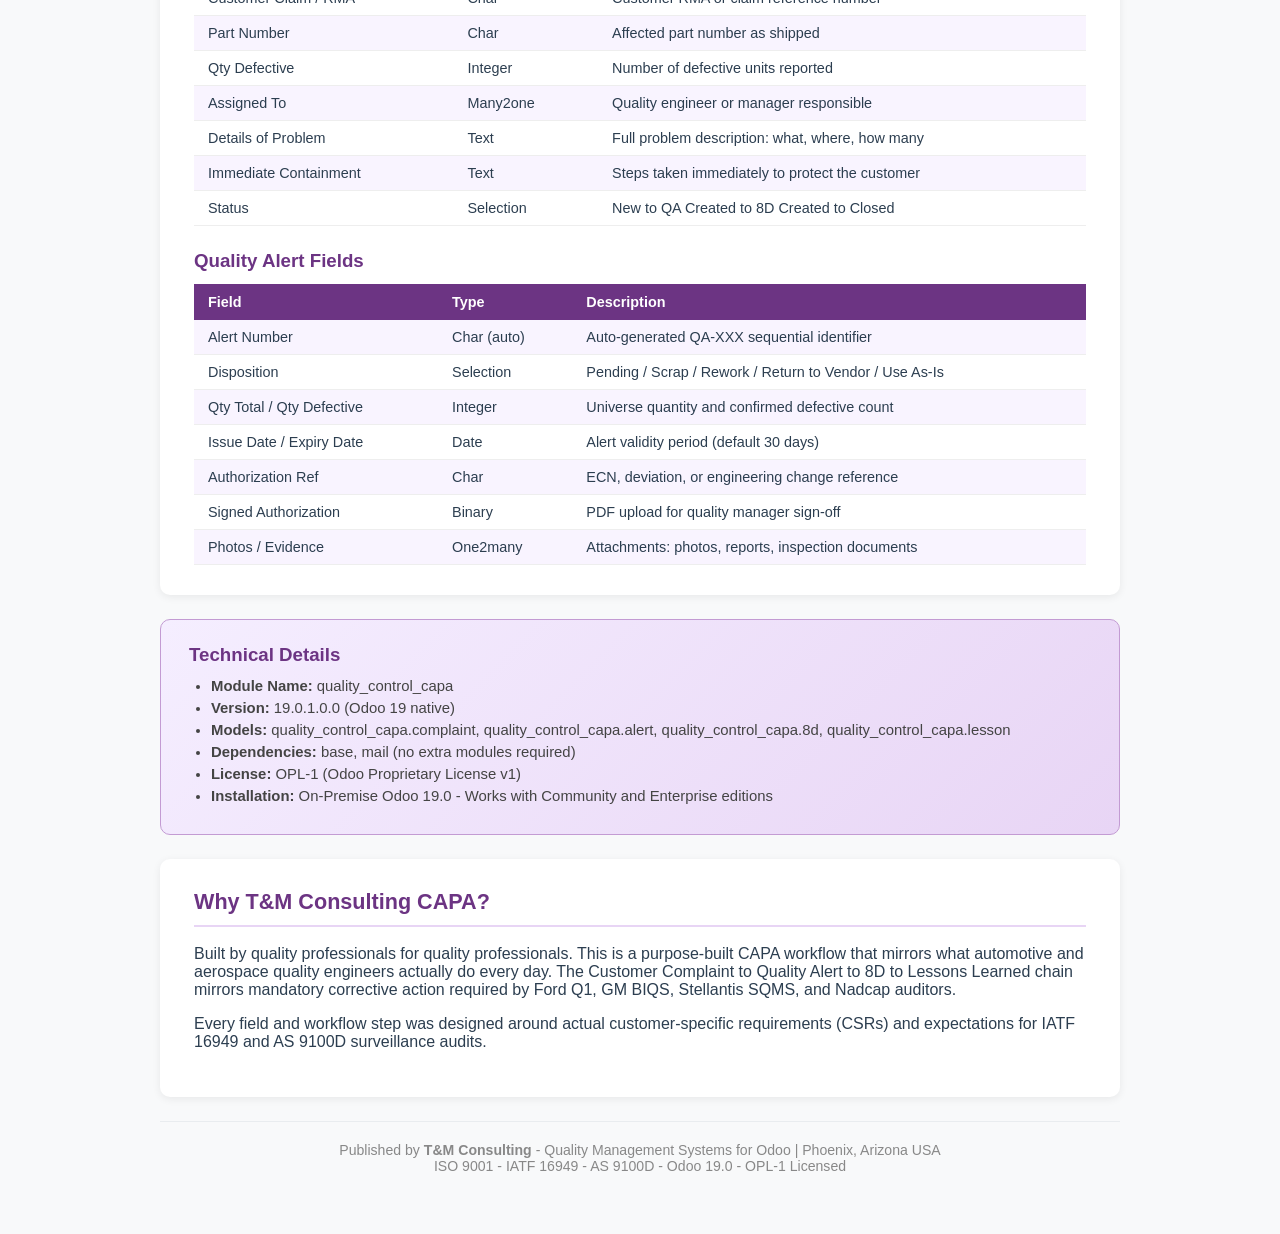
<file: quality_control_capa/static/description/index.html>
<!DOCTYPE html>
<html lang="en">
<head>
  <meta charset="UTF-8"/>
  <meta name="viewport" content="width=device-width, initial-scale=1.0"/>
  <title>QMS CAPA &amp; Customer Complaint Management</title>
  <style>
    body { font-family: 'Segoe UI', Arial, sans-serif; color: #2c3e50; margin: 0; padding: 0; background: #f8f9fa; }
    .header { background: linear-gradient(135deg, #6c3483 0%, #8e44ad 60%, #a569bd 100%); color: #fff; padding: 48px 40px 40px; text-align: center; }
    .header h1 { margin: 0 0 10px; font-size: 2.4em; font-weight: 700; }
    .header p { margin: 0 0 20px; font-size: 1.15em; opacity: 0.92; }
    .badges { display: flex; flex-wrap: wrap; gap: 8px; justify-content: center; margin-top: 16px; }
    .badge { background: rgba(255,255,255,0.18); border: 1px solid rgba(255,255,255,0.35); color: #fff; border-radius: 20px; padding: 5px 14px; font-size: 0.82em; font-weight: 600; }
    .price-badge { background: #f39c12; border: none; color: #fff; border-radius: 20px; padding: 5px 16px; font-size: 0.9em; font-weight: 700; }
    .container { max-width: 960px; margin: 0 auto; padding: 0 20px 40px; }
    .section { background: #fff; border-radius: 10px; padding: 30px 34px; margin: 24px 0; box-shadow: 0 2px 8px rgba(0,0,0,0.07); }
    .section h2 { color: #6c3483; font-size: 1.35em; margin: 0 0 18px; border-bottom: 2px solid #e8d5f5; padding-bottom: 10px; }
    .feature-grid { display: grid; grid-template-columns: 1fr 1fr; gap: 16px; }
    .feature-box { background: #f5eeff; border-radius: 8px; padding: 18px 20px; border-left: 4px solid #8e44ad; }
    .feature-box h3 { margin: 0 0 8px; color: #6c3483; font-size: 1.0em; }
    .feature-box p { margin: 0; font-size: 0.92em; color: #555; line-height: 1.5; }
    .workflow { display: flex; gap: 0; margin: 20px 0; overflow: hidden; border-radius: 8px; }
    .workflow-step { flex: 1; padding: 16px 10px; text-align: center; background: #f5eeff; font-size: 0.85em; font-weight: 600; color: #6c3483; position: relative; }
    .workflow-step.active { background: #8e44ad; color: #fff; }
    .workflow-step .step-num { display: block; font-size: 1.3em; margin-bottom: 4px; }
    table { width: 100%; border-collapse: collapse; font-size: 0.9em; }
    th { background: #6c3483; color: #fff; padding: 10px 14px; text-align: left; }
    td { padding: 9px 14px; border-bottom: 1px solid #eee; }
    tr:nth-child(even) td { background: #f9f4ff; }
    .standards { display: grid; grid-template-columns: repeat(3, 1fr); gap: 14px; margin-top: 16px; }
    .standard-card { background: #f5eeff; border-radius: 8px; padding: 16px; border-top: 3px solid #8e44ad; }
    .standard-card h4 { margin: 0 0 8px; color: #6c3483; font-size: 0.95em; }
    .standard-card p { margin: 0; font-size: 0.85em; color: #555; }
    .highlight { background: linear-gradient(135deg, #f5eeff, #e8d5f5); border-radius: 10px; padding: 24px 28px; border: 1px solid #c39bd3; margin: 20px 0; }
    .highlight h3 { color: #6c3483; margin: 0 0 12px; }
    .highlight ul { margin: 0; padding-left: 22px; }
    .highlight li { margin: 6px 0; font-size: 0.93em; color: #444; }
    .screenshots img { max-width: 100%; border-radius: 8px; box-shadow: 0 4px 16px rgba(0,0,0,0.12); margin: 12px 0; display: block; }
    .footer { text-align: center; color: #888; font-size: 0.88em; padding: 20px; border-top: 1px solid #e9ecef; margin-top: 10px; }
  </style>
</head>
<body>
<div class="header">
  <h1>QMS CAPA &amp; Customer Complaint Management</h1>
  <p>Full-lifecycle CAPA for Odoo 19 - Customer Complaints, Quality Alerts, 8D Reports, and Lessons Learned</p>
  <div class="badges">
    <span class="badge">ISO 9001:2015</span>
    <span class="badge">IATF 16949:2016</span>
    <span class="badge">AS 9100D</span>
    <span class="badge">Odoo 19.0</span>
    <span class="badge">OPL-1</span>
    <span class="price-badge">$490 USD</span>
  </div>
</div>
<div class="container">
  <div class="section">
    <h2>Standards Compliance</h2>
    <div class="standards">
      <div class="standard-card"><h4>ISO 9001:2015</h4><p>Clauses 8.7 (nonconforming outputs), 10.2 (corrective action), 10.3 (continual improvement)</p></div>
      <div class="standard-card"><h4>IATF 16949:2016</h4><p>Clauses 10.2.3 (problem solving), 10.2.4 (error-proofing), 10.2.6 (customer complaint escalation)</p></div>
      <div class="standard-card"><h4>AS 9100D</h4><p>Clauses 8.7.1 (nonconforming outputs), 10.2 (customer notification), 10.3 (lessons learned)</p></div>
    </div>
  </div>
  <div class="section">
    <h2>Key Features</h2>
    <div class="feature-grid">
      <div class="feature-box"><h3>Customer Complaint Tracking</h3><p>Auto-numbered complaints (CC-XXX). Capture origin, customer, RMA/claim number, part data, qty defective, containment actions, and closure in one structured form.</p></div>
      <div class="feature-box"><h3>Quality Alert System</h3><p>Issue Quality Alerts (QA-XXX) directly from complaints. Disposition workflow: Pending, Scrap, Rework, Return to Vendor, or Use As-Is. Expiry tracking and Quality Manager approval gates.</p></div>
      <div class="feature-box"><h3>8D Problem Solving Reports</h3><p>Structured 8-discipline reports (8D-XXX) linked to complaints and alerts. Full D1-D8 coverage: team, problem definition, containment, root cause, corrective actions, verification, and prevention.</p></div>
      <div class="feature-box"><h3>Lessons Learned Register</h3><p>Capture institutional knowledge from every CAPA event. Searchable library for PFMEA updates, control plan revisions, and new design reviews across the organization.</p></div>
      <div class="feature-box"><h3>Cross-Module Traceability</h3><p>Full bidirectional traceability from Complaint to Quality Alert to 8D Report to Lesson Learned. Every record shows links to related documents with smart counters.</p></div>
      <div class="feature-box"><h3>Metrics and Dashboard</h3><p>Built-in CAPA metrics dashboard. Monitor complaints by status, average closure time, repeat defect rate, top defect part numbers, and corrective action effectiveness.</p></div>
      <div class="feature-box"><h3>Evidence and Traceability</h3><p>Attach photos, inspection reports, and signed authorizations to Quality Alerts. Evidence organized by traceability type for complete audit-ready documentation packages.</p></div>
      <div class="feature-box"><h3>Automated Notifications</h3><p>Automatic email notifications when Quality Alerts are issued. Templates aligned with customer-specific requirements for automotive and aerospace primes.</p></div>
    </div>
  </div>
  <div class="section">
    <h2>CAPA Lifecycle Workflow</h2>
    <div class="workflow">
      <div class="workflow-step active"><span class="step-num">1</span>Complaint Received</div>
      <div class="workflow-step"><span class="step-num">2</span>Quality Alert Issued</div>
      <div class="workflow-step"><span class="step-num">3</span>8D Report Created</div>
      <div class="workflow-step"><span class="step-num">4</span>Root Cause Found</div>
      <div class="workflow-step"><span class="step-num">5</span>Corrective Action</div>
      <div class="workflow-step"><span class="step-num">6</span>Verified and Closed</div>
      <div class="workflow-step"><span class="step-num">7</span>Lesson Captured</div>
    </div>
  </div>
  <div class="section">
    <h2>Module Screenshots</h2>
    <div class="screenshots">
      <img src="screenshot1.png" alt="Customer Complaint Form CC-001"/>
      <img src="screenshot2.png" alt="Customer Complaints List View"/>
      <img src="screenshot3.png" alt="Quality Alert Form QA-001 with Disposition Workflow"/>
    </div>
  </div>
  <div class="section">
    <h2>Field Reference</h2>
    <h3 style="color:#6c3483;margin:0 0 12px;">Customer Complaint Fields</h3>
    <table>
      <tr><th>Field</th><th>Type</th><th>Description</th></tr>
      <tr><td>Complaint Number</td><td>Char (auto)</td><td>Auto-generated CC-XXX sequential identifier</td></tr>
      <tr><td>Complaint Origin</td><td>Selection</td><td>External (Customer) or Internal (Manufacturing)</td></tr>
      <tr><td>Customer</td><td>Many2one</td><td>Linked Odoo partner (res.partner)</td></tr>
      <tr><td>Customer Claim / RMA</td><td>Char</td><td>Customer RMA or claim reference number</td></tr>
      <tr><td>Part Number</td><td>Char</td><td>Affected part number as shipped</td></tr>
      <tr><td>Qty Defective</td><td>Integer</td><td>Number of defective units reported</td></tr>
      <tr><td>Assigned To</td><td>Many2one</td><td>Quality engineer or manager responsible</td></tr>
      <tr><td>Details of Problem</td><td>Text</td><td>Full problem description: what, where, how many</td></tr>
      <tr><td>Immediate Containment</td><td>Text</td><td>Steps taken immediately to protect the customer</td></tr>
      <tr><td>Status</td><td>Selection</td><td>New to QA Created to 8D Created to Closed</td></tr>
    </table>
    <h3 style="color:#6c3483;margin:24px 0 12px;">Quality Alert Fields</h3>
    <table>
      <tr><th>Field</th><th>Type</th><th>Description</th></tr>
      <tr><td>Alert Number</td><td>Char (auto)</td><td>Auto-generated QA-XXX sequential identifier</td></tr>
      <tr><td>Disposition</td><td>Selection</td><td>Pending / Scrap / Rework / Return to Vendor / Use As-Is</td></tr>
      <tr><td>Qty Total / Qty Defective</td><td>Integer</td><td>Universe quantity and confirmed defective count</td></tr>
      <tr><td>Issue Date / Expiry Date</td><td>Date</td><td>Alert validity period (default 30 days)</td></tr>
      <tr><td>Authorization Ref</td><td>Char</td><td>ECN, deviation, or engineering change reference</td></tr>
      <tr><td>Signed Authorization</td><td>Binary</td><td>PDF upload for quality manager sign-off</td></tr>
      <tr><td>Photos / Evidence</td><td>One2many</td><td>Attachments: photos, reports, inspection documents</td></tr>
    </table>
  </div>
  <div class="highlight">
    <h3>Technical Details</h3>
    <ul>
      <li><strong>Module Name:</strong> quality_control_capa</li>
      <li><strong>Version:</strong> 19.0.1.0.0 (Odoo 19 native)</li>
      <li><strong>Models:</strong> quality_control_capa.complaint, quality_control_capa.alert, quality_control_capa.8d, quality_control_capa.lesson</li>
      <li><strong>Dependencies:</strong> base, mail (no extra modules required)</li>
      <li><strong>License:</strong> OPL-1 (Odoo Proprietary License v1)</li>
      <li><strong>Installation:</strong> On-Premise Odoo 19.0 - Works with Community and Enterprise editions</li>
    </ul>
  </div>
  <div class="section">
    <h2>Why T&amp;M Consulting CAPA?</h2>
    <p>Built by quality professionals for quality professionals. This is a purpose-built CAPA workflow that mirrors what automotive and aerospace quality engineers actually do every day. The Customer Complaint to Quality Alert to 8D to Lessons Learned chain mirrors mandatory corrective action required by Ford Q1, GM BIQS, Stellantis SQMS, and Nadcap auditors.</p>
    <p>Every field and workflow step was designed around actual customer-specific requirements (CSRs) and expectations for IATF 16949 and AS 9100D surveillance audits.</p>
  </div>
  <div class="footer">
    Published by <strong>T&amp;M Consulting</strong> - Quality Management Systems for Odoo | Phoenix, Arizona USA<br/>
    ISO 9001 - IATF 16949 - AS 9100D - Odoo 19.0 - OPL-1 Licensed
  </div>
</div>
</body>
</html>
</file>
